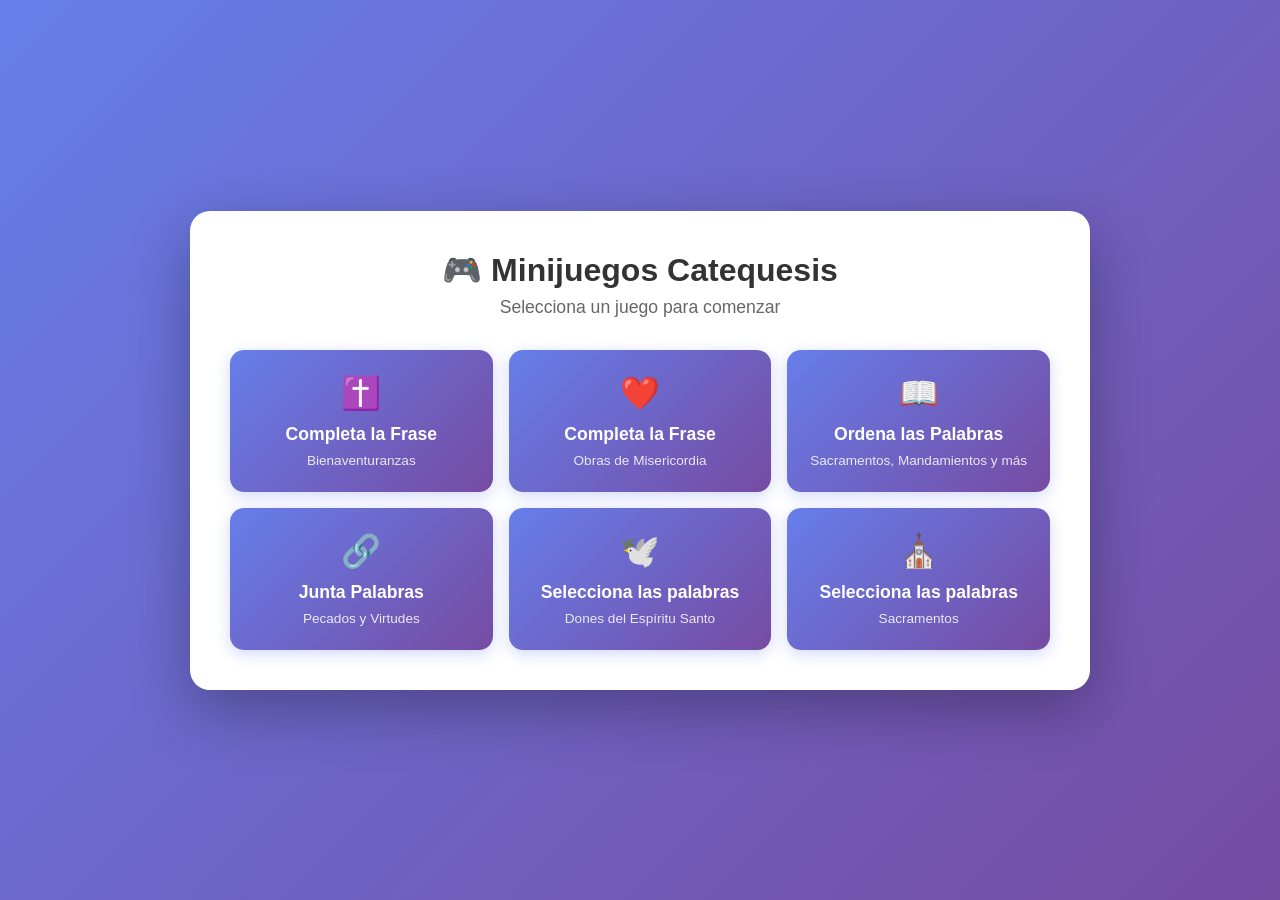
<file: index.html>
<!DOCTYPE html>
<html lang="es">
<head>
  <meta charset="UTF-8">
  <meta name="viewport" content="width=device-width, initial-scale=1.0">
  <title>Minijuegos Catequesis</title>
  <style>
    * {
      margin: 0;
      padding: 0;
      box-sizing: border-box;
    }

    body {
      font-family: 'Segoe UI', Tahoma, Geneva, Verdana, sans-serif;
      background: linear-gradient(135deg, #667eea 0%, #764ba2 100%);
      min-height: 100vh;
      display: flex;
      justify-content: center;
      align-items: center;
      padding: 2rem;
    }

    .container {
      background: white;
      border-radius: 20px;
      padding: 2.5rem;
      box-shadow: 0 20px 60px rgba(0, 0, 0, 0.3);
      max-width: 900px;
      width: 100%;
      text-align: center;
    }

    h1 {
      color: #333;
      font-size: 2rem;
      margin-bottom: 0.5rem;
    }

    .subtitle {
      color: #666;
      margin-bottom: 2rem;
      font-size: 1.1rem;
    }

    .grid {
      display: grid;
      grid-template-columns: repeat(auto-fit, minmax(240px, 1fr));
      gap: 1rem;
    }

    .card {
      background: linear-gradient(135deg, #667eea 0%, #764ba2 100%);
      border-radius: 14px;
      padding: 1.5rem 1rem;
      color: white;
      text-decoration: none;
      transition: transform 0.2s, box-shadow 0.2s;
      box-shadow: 0 4px 15px rgba(102, 126, 234, 0.3);
      display: flex;
      flex-direction: column;
      align-items: center;
      gap: 0.5rem;
    }

    .card:hover {
      transform: translateY(-4px);
      box-shadow: 0 8px 25px rgba(102, 126, 234, 0.5);
    }

    .card:active {
      transform: scale(0.97);
    }

    .card-icon {
      font-size: 2rem;
      margin-bottom: 0.25rem;
    }

    .card-title {
      font-size: 1.1rem;
      font-weight: 700;
    }

    .card-desc {
      font-size: 0.85rem;
      opacity: 0.85;
    }
  </style>
</head>
<body>
  <div class="container">
    <h1>🎮 Minijuegos Catequesis</h1>
    <p class="subtitle">Selecciona un juego para comenzar</p>

    <div class="grid">
      <a href="bienaventuranzas/" class="card">
        <span class="card-icon">✝️</span>
        <span class="card-title">Completa la Frase</span>
        <span class="card-desc">Bienaventuranzas</span>
      </a>

      <a href="obras_misericordia/" class="card">
        <span class="card-icon">❤️</span>
        <span class="card-title">Completa la Frase</span>
        <span class="card-desc">Obras de Misericordia</span>
      </a>

      <a href="drag-n-drop/" class="card">
        <span class="card-icon">📖</span>
        <span class="card-title">Ordena las Palabras</span>
        <span class="card-desc">Sacramentos, Mandamientos y más</span>
      </a>

      <a href="join_words/" class="card">
        <span class="card-icon">🔗</span>
        <span class="card-title">Junta Palabras</span>
        <span class="card-desc">Pecados y Virtudes</span>
      </a>

      <a href="select_words/dones/" class="card">
        <span class="card-icon">🕊️</span>
        <span class="card-title">Selecciona las palabras</span>
        <span class="card-desc">Dones del Espíritu Santo</span>
      </a>

      <a href="select_words/sacramentos/" class="card">
        <span class="card-icon">⛪</span>
        <span class="card-title">Selecciona las palabras</span>
        <span class="card-desc">Sacramentos</span>
      </a>
    </div>
  </div>
</body>
</html>
</file>
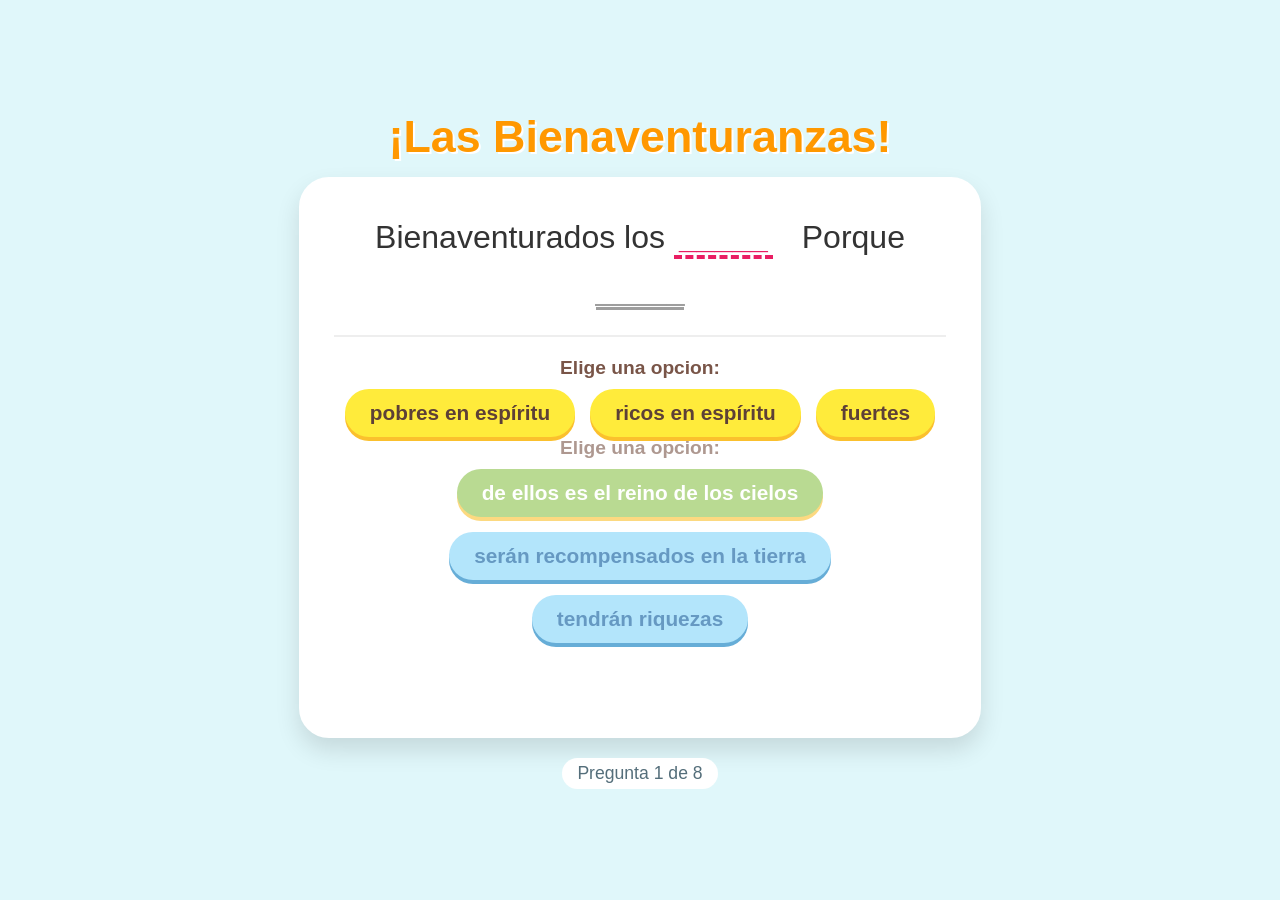
<file: bienaventuranzas/index.html>
<!doctype html>
<html lang="es">
  <head>
    <meta charset="UTF-8" />
    <link rel="icon" type="image/svg+xml" href="/favicon.svg" />
    <meta name="viewport" content="width=device-width, initial-scale=1.0" />
    <title>Completa la Frase</title>
    <script type="module" crossorigin src="./assets/index-cLwsASxh.js"></script>
    <link rel="stylesheet" crossorigin href="./assets/index-BBEKHTqO.css">
  </head>
  <body>
    <div id="root"></div>
  </body>
</html>
</file>
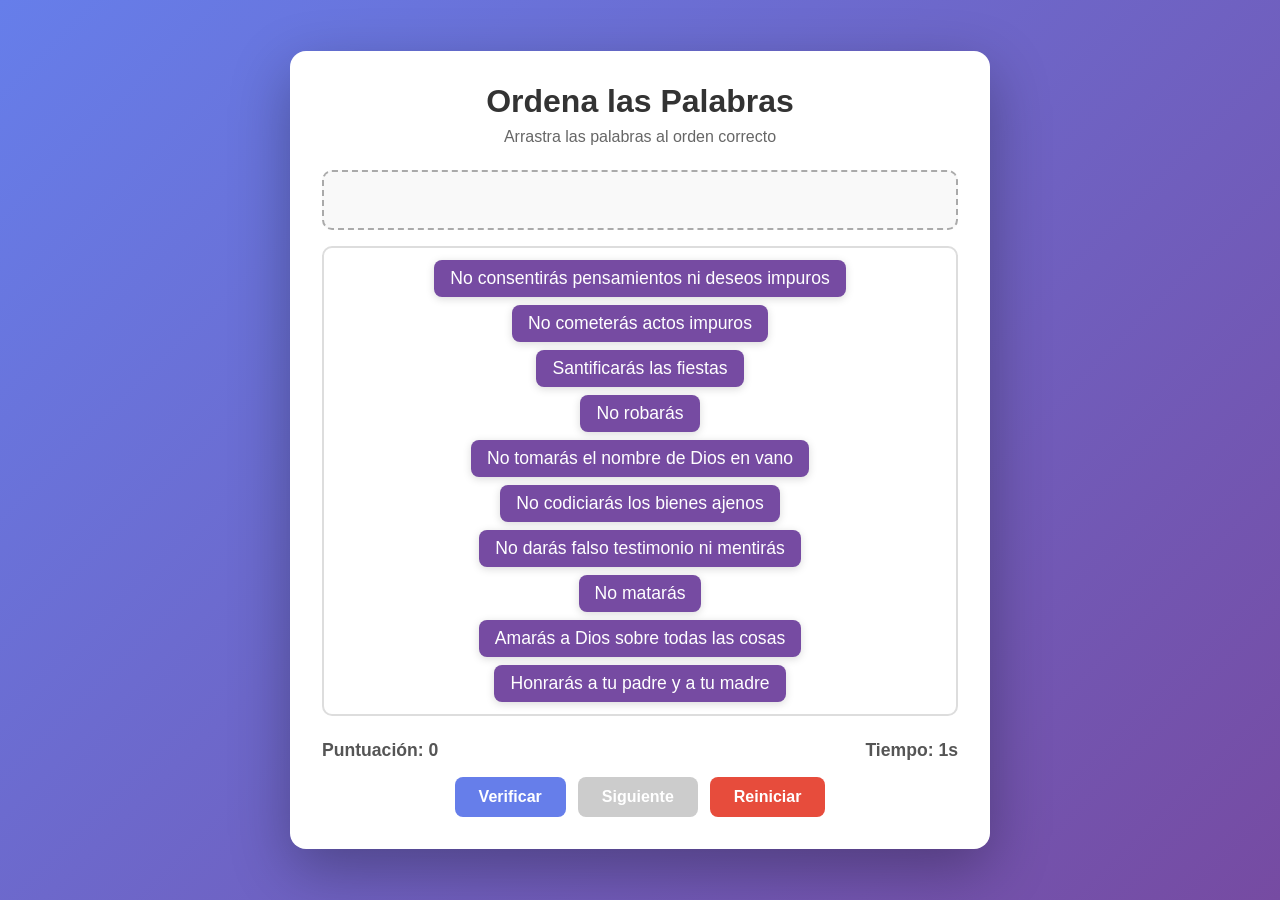
<file: drag-n-drop/index.html>
<!DOCTYPE html>
<html lang="es">
<head>
  <meta charset="UTF-8">
  <meta name="viewport" content="width=device-width, initial-scale=1.0">
  <title>Ordena las Palabras</title>
  <link rel="stylesheet" href="style.css">
</head>
<body>
  <div class="container">
    <h1>Ordena las Palabras</h1>
    <p class="instructions">Arrastra las palabras al orden correcto</p>

    <div class="game-area">
      <div class="drop-zone" id="dropZone"></div>
      <div class="word-pool" id="wordPool"></div>
    </div>

    <div class="controls">
      <span class="score">Puntuación: <span id="score">0</span></span>
      <span class="timer">Tiempo: <span id="timer">0</span>s</span>
    </div>

    <div class="actions">
      <button id="checkBtn">Verificar</button>
      <button id="nextBtn" disabled>Siguiente</button>
      <button id="resetBtn">Reiniciar</button>
    </div>
  </div>

  <div class="overlay hidden" id="overlay">
    <div class="modal">
      <h2 id="modalTitle">Correcto</h2>
      <p id="modalMsg">¡Has ordenado la frase correctamente!</p>
      <button id="modalBtn">Siguiente</button>
    </div>
  </div>

  <script src="script.js"></script>
</body>
</html>
</file>
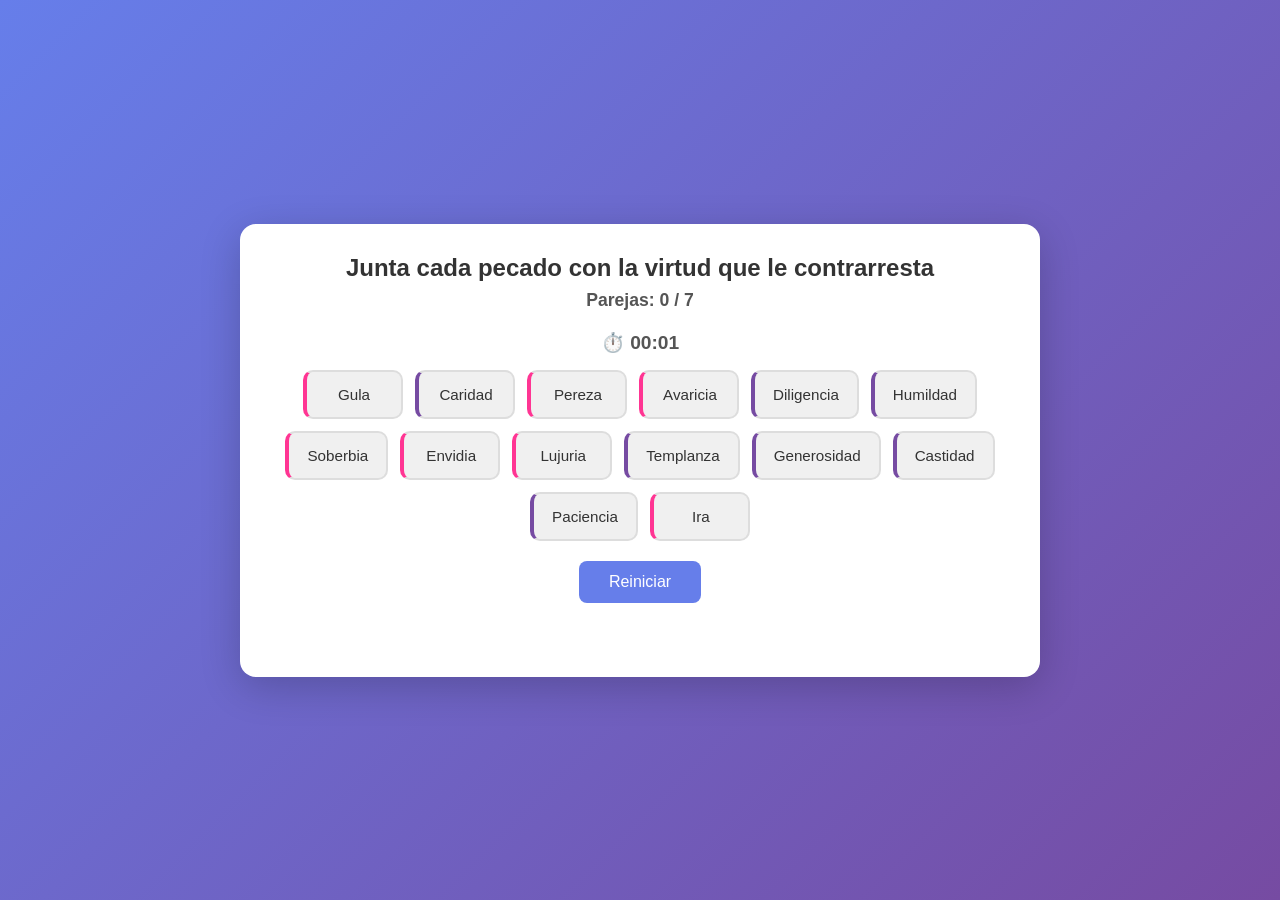
<file: join_words/index.html>
<!DOCTYPE html>
<html lang="es">
<head>
    <meta charset="UTF-8">
    <meta name="viewport" content="width=device-width, initial-scale=1.0">
    <title>Junta Palabras</title>
    <link rel="stylesheet" href="style.css">
</head>
<body>
    <div id="app">
        <h1>Junta cada pecado con la virtud que le contrarresta</h1>
        <div id="score">Parejas: <span id="pairs-count">0</span> / <span id="total-pairs">0</span></div>
        <div id="timer">⏱️ <span id="timer-display">00:00</span></div>
        <div id="game-board"></div>
        <button id="reset-btn">Reiniciar</button>
        <div id="message"></div>
    </div>
    <script src="script.js"></script>
</body>
</html>
</file>
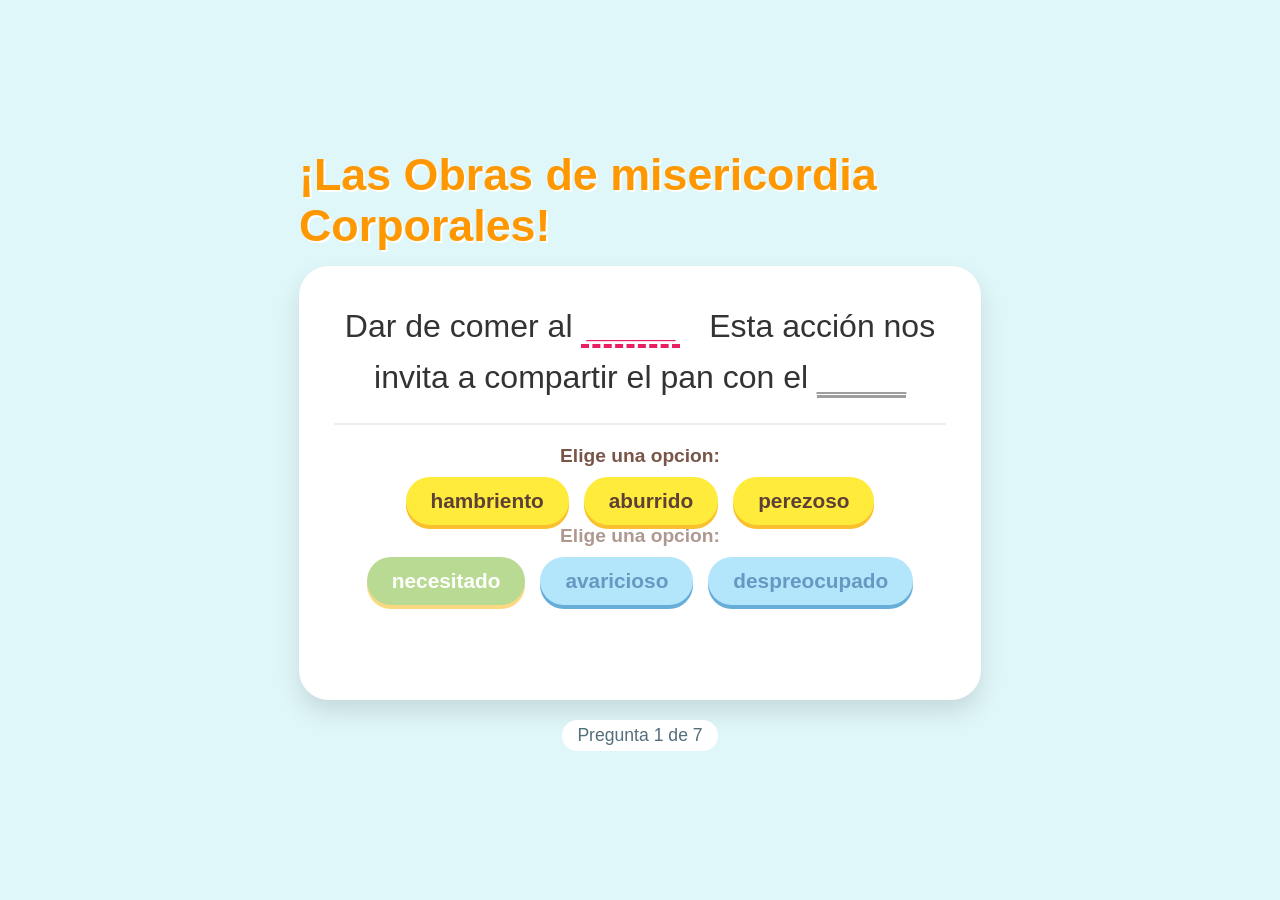
<file: obras_misericordia/index.html>
<!doctype html>
<html lang="es">
  <head>
    <meta charset="UTF-8" />
    <link rel="icon" type="image/svg+xml" href="/favicon.svg" />
    <meta name="viewport" content="width=device-width, initial-scale=1.0" />
    <title>Completa la Frase</title>
    <script type="module" crossorigin src="./assets/index-CyO98Raf.js"></script>
    <link rel="stylesheet" crossorigin href="./assets/index-BBEKHTqO.css">
  </head>
  <body>
    <div id="root"></div>
  </body>
</html>
</file>
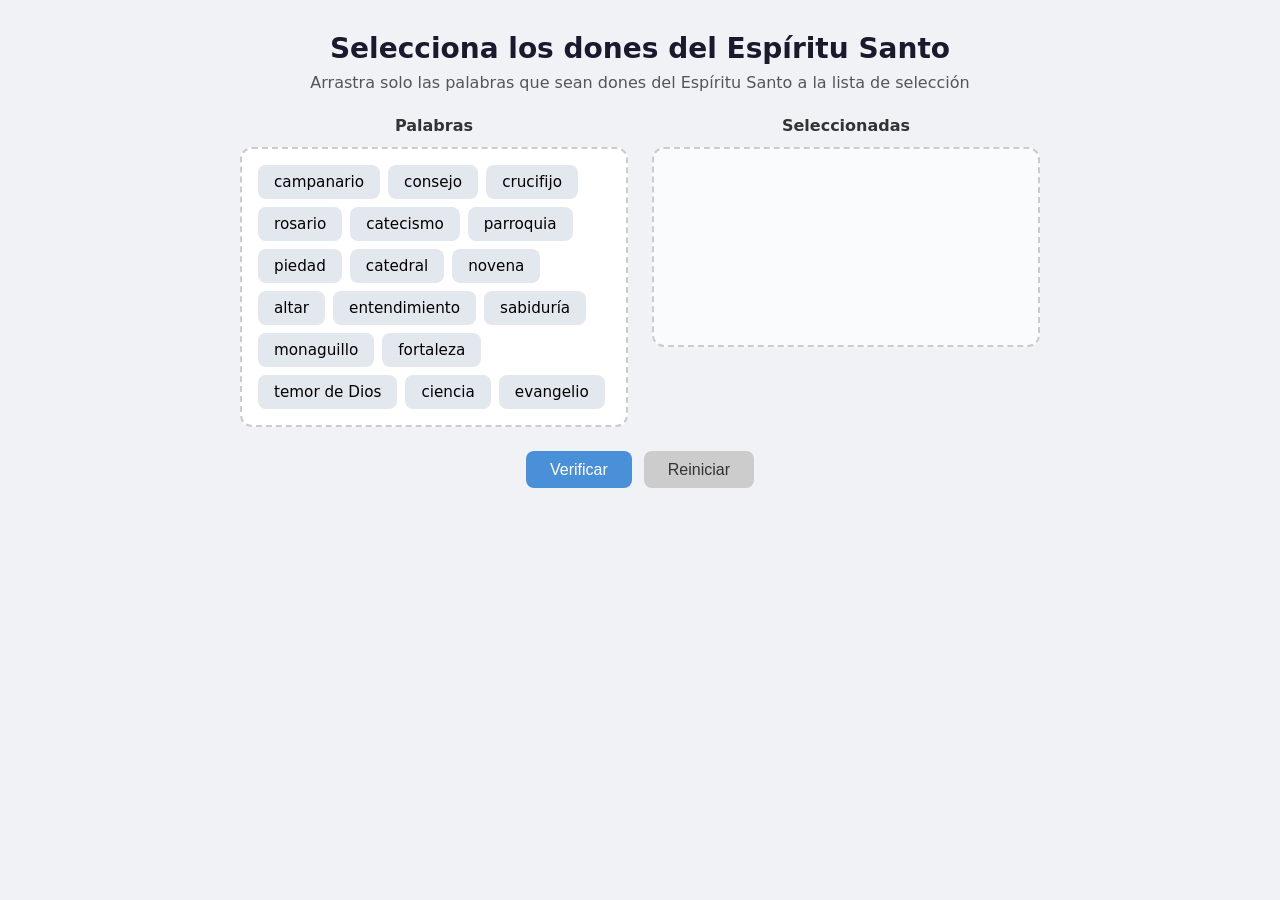
<file: select_words/dones/index.html>
<!DOCTYPE html>
<html lang="es">
<head>
  <meta charset="UTF-8">
  <meta name="viewport" content="width=device-width, initial-scale=1.0">
  <title>Selecciona los dones del Espíritu Santo</title>
  <style>
* {
  box-sizing: border-box;
  margin: 0;
  padding: 0;
}

body {
  font-family: system-ui, -apple-system, sans-serif;
  background: #f0f2f5;
  min-height: 100vh;
  display: flex;
  justify-content: center;
  padding: 2rem;
}

#app {
  max-width: 800px;
  width: 100%;
  text-align: center;
}

h1 {
  font-size: 1.75rem;
  color: #1a1a2e;
  margin-bottom: 0.5rem;
}

#instruction {
  color: #555;
  margin-bottom: 1.5rem;
}

.game-area {
  display: flex;
  gap: 1.5rem;
  margin-bottom: 1.5rem;
}

.column {
  flex: 1;
  min-height: 200px;
}

.column h2 {
  font-size: 1rem;
  color: #333;
  margin-bottom: 0.75rem;
}

.word-container {
  background: white;
  border: 2px dashed #ccc;
  border-radius: 12px;
  padding: 1rem;
  min-height: 200px;
  display: flex;
  flex-wrap: wrap;
  gap: 0.5rem;
  align-content: flex-start;
  transition: background 0.2s, border-color 0.2s;
}

.word-container.drag-over {
  background: #e8f4fd;
  border-color: #4a90d9;
}

.drop-zone {
  background: #fafbfc;
}

.word {
  display: inline-block;
  padding: 0.5rem 1rem;
  background: #e3e8ee;
  border-radius: 8px;
  cursor: grab;
  user-select: none;
  font-size: 0.95rem;
  transition: transform 0.15s, box-shadow 0.15s;
  touch-action: none;
}

.word:hover {
  transform: translateY(-2px);
  box-shadow: 0 2px 8px rgba(0,0,0,0.1);
}

.word:active {
  cursor: grabbing;
}

.word.dragging {
  opacity: 0.4;
}

.word.correct {
  background: #c8f7c5;
  border: 2px solid #4caf50;
}

.word.incorrect {
  background: #ffcdd2;
  border: 2px solid #f44336;
}

.word.placed-correct {
  background: #c8f7c5;
  border: 2px solid #4caf50;
}

.word.placed-incorrect {
  background: #ffcdd2;
  border: 2px solid #f44336;
  text-decoration: line-through;
}

.controls {
  display: flex;
  gap: 0.75rem;
  justify-content: center;
  margin-bottom: 1rem;
}

.btn {
  padding: 0.6rem 1.5rem;
  border: none;
  border-radius: 8px;
  font-size: 1rem;
  cursor: pointer;
  transition: background 0.2s;
}

.btn-primary {
  background: #4a90d9;
  color: white;
}

.btn-primary:hover {
  background: #357abd;
}

.btn-secondary {
  background: #ccc;
  color: #333;
}

.btn-secondary:hover {
  background: #b3b3b3;
}

#feedback {
  font-size: 1.1rem;
  font-weight: 600;
  min-height: 2rem;
  margin-top: 0.5rem;
}

#feedback.success {
  color: #2e7d32;
}

#feedback.error {
  color: #c62828;
}
  </style>
</head>
<body>
  <div id="app">
    <h1 id="title"></h1>
    <p id="instruction"></p>

    <div class="game-area">
      <div class="column source-column">
        <h2>Palabras</h2>
        <div id="source-container" class="word-container"></div>
      </div>

      <div class="column target-column">
        <h2>Seleccionadas</h2>
        <div id="target-container" class="word-container drop-zone"></div>
      </div>
    </div>

    <div class="controls">
      <button id="check-btn" class="btn btn-primary">Verificar</button>
      <button id="reset-btn" class="btn btn-secondary">Reiniciar</button>
    </div>

    <div id="feedback"></div>
  </div>

  <script>
const WORDS_DATA = {
  "title": "Selecciona los dones del Esp\u00edritu Santo",
  "instruction": "Arrastra solo las palabras que sean dones del Esp\u00edritu Santo a la lista de selecci\u00f3n",
  "words": [
    { "text": "sabidur\u00eda", "correct": true },
    { "text": "entendimiento", "correct": true },
    { "text": "consejo", "correct": true },
    { "text": "fortaleza", "correct": true },
    { "text": "ciencia", "correct": true },
    { "text": "piedad", "correct": true },
    { "text": "temor de Dios", "correct": true },
    { "text": "rosario", "correct": false },
    { "text": "altar", "correct": false },
    { "text": "evangelio", "correct": false },
    { "text": "parroquia", "correct": false },
    { "text": "crucifijo", "correct": false },
    { "text": "catecismo", "correct": false },
    { "text": "monaguillo", "correct": false },
    { "text": "campanario", "correct": false },
    { "text": "novena", "correct": false },
    { "text": "catedral", "correct": false }
  ]
};

let wordsData = null;
let dragItem = null;

const sourceContainer = document.getElementById('source-container');
const targetContainer = document.getElementById('target-container');
const titleEl = document.getElementById('title');
const instructionEl = document.getElementById('instruction');
const feedbackEl = document.getElementById('feedback');
const checkBtn = document.getElementById('check-btn');
const resetBtn = document.getElementById('reset-btn');

function loadWords() {
  wordsData = WORDS_DATA;
  titleEl.textContent = wordsData.title;
  instructionEl.textContent = wordsData.instruction;
  render();
}

function shuffle(arr) {
  for (let i = arr.length - 1; i > 0; i--) {
    const j = Math.floor(Math.random() * (i + 1));
    [arr[i], arr[j]] = [arr[j], arr[i]];
  }
  return arr;
}

function render() {
  sourceContainer.innerHTML = '';
  targetContainer.innerHTML = '';
  feedbackEl.textContent = '';
  feedbackEl.className = '';

  const shuffled = shuffle([...wordsData.words]);
  shuffled.forEach(w => {
    const el = createWordElement(w);
    sourceContainer.appendChild(el);
  });
}

function createWordElement(word) {
  const el = document.createElement('span');
  el.className = 'word';
  el.textContent = word.text;
  el.dataset.correct = word.correct;
  el.draggable = true;

  el.addEventListener('dragstart', onDragStart);
  el.addEventListener('dragend', onDragEnd);

  el.addEventListener('touchstart', onTouchStart, { passive: true });
  el.addEventListener('touchmove', onTouchMove, { passive: false });
  el.addEventListener('touchend', onTouchEnd, { passive: true });

  return el;
}

function onDragStart(e) {
  dragItem = e.target;
  e.target.classList.add('dragging');
  e.dataTransfer.effectAllowed = 'move';
  e.dataTransfer.setData('text/plain', '');
}

function onDragEnd(e) {
  e.target.classList.remove('dragging');
  dragItem = null;
}

sourceContainer.addEventListener('dragover', e => e.preventDefault());
targetContainer.addEventListener('dragover', e => {
  e.preventDefault();
  targetContainer.classList.add('drag-over');
});
targetContainer.addEventListener('dragleave', () => {
  targetContainer.classList.remove('drag-over');
});
targetContainer.addEventListener('drop', onDropTarget);

sourceContainer.addEventListener('drop', onDropSource);

function onDropTarget(e) {
  e.preventDefault();
  targetContainer.classList.remove('drag-over');
  if (!dragItem || dragItem.closest('.word-container') === targetContainer) return;
  moveWord(dragItem, targetContainer);
}

function onDropSource(e) {
  e.preventDefault();
  if (!dragItem || dragItem.closest('.word-container') === sourceContainer) return;
  moveWord(dragItem, sourceContainer);
}

function moveWord(el, target) {
  el.classList.remove('correct', 'incorrect', 'placed-correct', 'placed-incorrect');
  target.appendChild(el);
  feedbackEl.textContent = '';
  feedbackEl.className = '';
}

function onTouchStart(e) {
  dragItem = e.target.closest('.word');
  if (!dragItem) return;
  const touch = e.touches[0];
  dragItem._touchOffsetX = touch.clientX - dragItem.getBoundingClientRect().left;
  dragItem._touchOffsetY = touch.clientY - dragItem.getBoundingClientRect().top;
  dragItem.style.position = 'fixed';
  dragItem.style.zIndex = 1000;
  dragItem.style.pointerEvents = 'none';
  dragItem.style.width = dragItem.offsetWidth + 'px';
  updateTouchPosition(touch);
  dragItem.classList.add('dragging');
}

function onTouchMove(e) {
  if (!dragItem) return;
  e.preventDefault();
  const touch = e.touches[0];
  updateTouchPosition(touch);
}

function onTouchEnd(e) {
  if (!dragItem) return;
  dragItem.style.position = '';
  dragItem.style.zIndex = '';
  dragItem.style.pointerEvents = '';
  dragItem.style.width = '';
  dragItem.style.left = '';
  dragItem.style.top = '';
  dragItem.classList.remove('dragging');

  const touch = e.changedTouches[0];
  const dropTarget = document.elementFromPoint(touch.clientX, touch.clientY);

  let container = dropTarget?.closest('.word-container');
  if (!container) {
    const word = dropTarget?.closest('.word');
    if (word) container = word.closest('.word-container');
  }

  if (container) {
    const current = dragItem.closest('.word-container');
    if (current !== container) {
      moveWord(dragItem, container);
    }
  }
  dragItem = null;
}

function updateTouchPosition(touch) {
  dragItem.style.left = (touch.clientX - dragItem._touchOffsetX) + 'px';
  dragItem.style.top = (touch.clientY - dragItem._touchOffsetY) + 'px';
}

checkBtn.addEventListener('click', () => {
  const items = targetContainer.querySelectorAll('.word');
  let allCorrect = true;

  items.forEach(el => {
    const isCorrect = el.dataset.correct === 'true';
    if (isCorrect) {
      el.className = 'word placed-correct';
    } else {
      el.className = 'word placed-incorrect';
      allCorrect = false;
    }
  });

  const sourceItems = sourceContainer.querySelectorAll('.word');
  sourceItems.forEach(el => {
    const isCorrect = el.dataset.correct === 'true';
    el.className = 'word';
    if (isCorrect) {
      el.classList.add('incorrect');
      allCorrect = false;
    }
  });

  if (allCorrect) {
    feedbackEl.textContent = '\u2713 \u00a1Correcto! Has seleccionado todas las palabras correctas.';
    feedbackEl.className = 'success';
  } else {
    feedbackEl.textContent = '\u2717 Hay palabras incorrectas en tu selecci\u00f3n. Intenta de nuevo.';
    feedbackEl.className = 'error';
  }
});

resetBtn.addEventListener('click', render);

loadWords();
  </script>
</body>
</html>
</file>
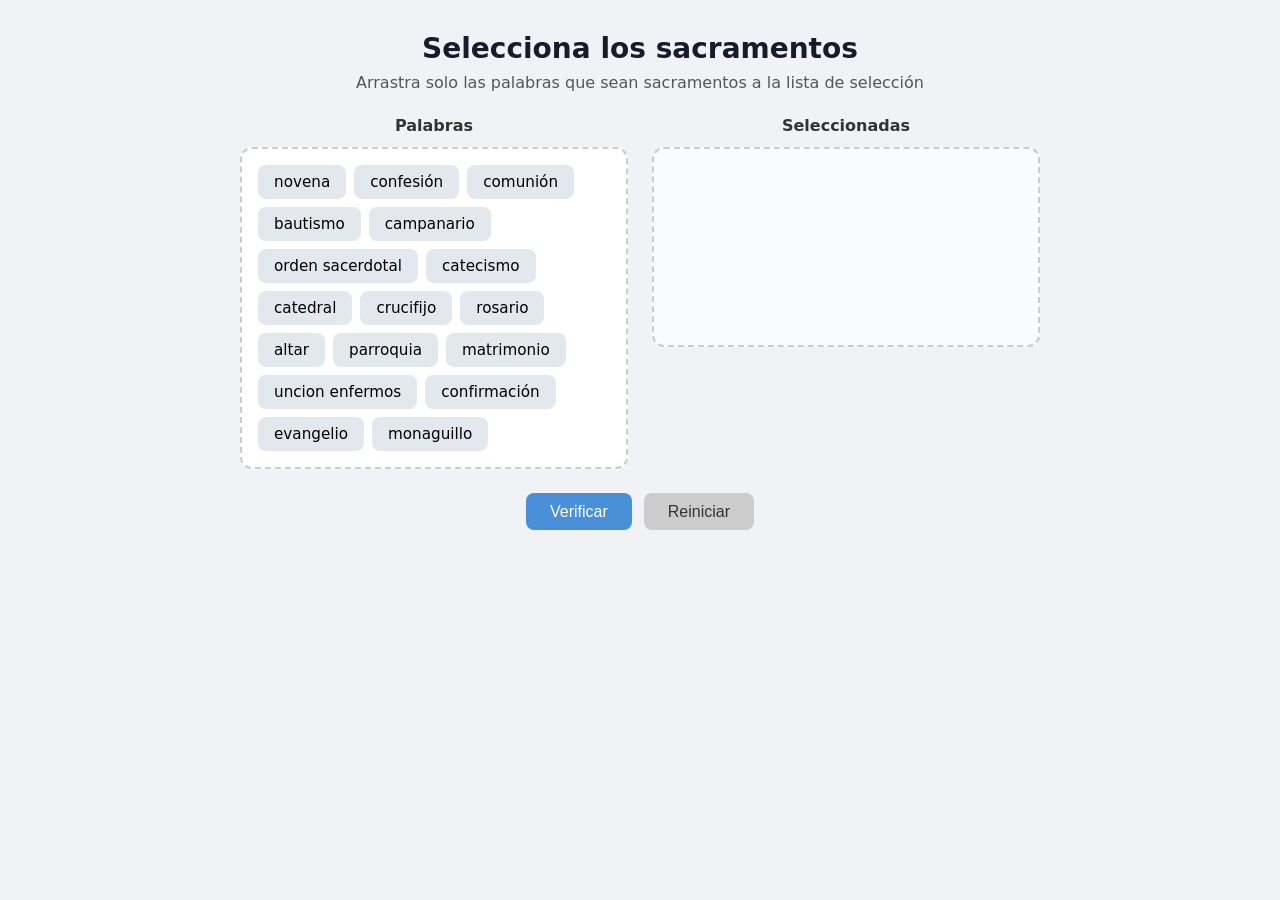
<file: select_words/sacramentos/index.html>
<!DOCTYPE html>
<html lang="es">
<head>
  <meta charset="UTF-8">
  <meta name="viewport" content="width=device-width, initial-scale=1.0">
  <title>Selecciona los sacramentos</title>
  <style>
* {
  box-sizing: border-box;
  margin: 0;
  padding: 0;
}

body {
  font-family: system-ui, -apple-system, sans-serif;
  background: #f0f2f5;
  min-height: 100vh;
  display: flex;
  justify-content: center;
  padding: 2rem;
}

#app {
  max-width: 800px;
  width: 100%;
  text-align: center;
}

h1 {
  font-size: 1.75rem;
  color: #1a1a2e;
  margin-bottom: 0.5rem;
}

#instruction {
  color: #555;
  margin-bottom: 1.5rem;
}

.game-area {
  display: flex;
  gap: 1.5rem;
  margin-bottom: 1.5rem;
}

.column {
  flex: 1;
  min-height: 200px;
}

.column h2 {
  font-size: 1rem;
  color: #333;
  margin-bottom: 0.75rem;
}

.word-container {
  background: white;
  border: 2px dashed #ccc;
  border-radius: 12px;
  padding: 1rem;
  min-height: 200px;
  display: flex;
  flex-wrap: wrap;
  gap: 0.5rem;
  align-content: flex-start;
  transition: background 0.2s, border-color 0.2s;
}

.word-container.drag-over {
  background: #e8f4fd;
  border-color: #4a90d9;
}

.drop-zone {
  background: #fafbfc;
}

.word {
  display: inline-block;
  padding: 0.5rem 1rem;
  background: #e3e8ee;
  border-radius: 8px;
  cursor: grab;
  user-select: none;
  font-size: 0.95rem;
  transition: transform 0.15s, box-shadow 0.15s;
  touch-action: none;
}

.word:hover {
  transform: translateY(-2px);
  box-shadow: 0 2px 8px rgba(0,0,0,0.1);
}

.word:active {
  cursor: grabbing;
}

.word.dragging {
  opacity: 0.4;
}

.word.correct {
  background: #c8f7c5;
  border: 2px solid #4caf50;
}

.word.incorrect {
  background: #ffcdd2;
  border: 2px solid #f44336;
}

.word.placed-correct {
  background: #c8f7c5;
  border: 2px solid #4caf50;
}

.word.placed-incorrect {
  background: #ffcdd2;
  border: 2px solid #f44336;
  text-decoration: line-through;
}

.controls {
  display: flex;
  gap: 0.75rem;
  justify-content: center;
  margin-bottom: 1rem;
}

.btn {
  padding: 0.6rem 1.5rem;
  border: none;
  border-radius: 8px;
  font-size: 1rem;
  cursor: pointer;
  transition: background 0.2s;
}

.btn-primary {
  background: #4a90d9;
  color: white;
}

.btn-primary:hover {
  background: #357abd;
}

.btn-secondary {
  background: #ccc;
  color: #333;
}

.btn-secondary:hover {
  background: #b3b3b3;
}

#feedback {
  font-size: 1.1rem;
  font-weight: 600;
  min-height: 2rem;
  margin-top: 0.5rem;
}

#feedback.success {
  color: #2e7d32;
}

#feedback.error {
  color: #c62828;
}
  </style>
</head>
<body>
  <div id="app">
    <h1 id="title"></h1>
    <p id="instruction"></p>

    <div class="game-area">
      <div class="column source-column">
        <h2>Palabras</h2>
        <div id="source-container" class="word-container"></div>
      </div>

      <div class="column target-column">
        <h2>Seleccionadas</h2>
        <div id="target-container" class="word-container drop-zone"></div>
      </div>
    </div>

    <div class="controls">
      <button id="check-btn" class="btn btn-primary">Verificar</button>
      <button id="reset-btn" class="btn btn-secondary">Reiniciar</button>
    </div>

    <div id="feedback"></div>
  </div>

  <script>
const WORDS_DATA = {
  "title": "Selecciona los sacramentos",
  "instruction": "Arrastra solo las palabras que sean sacramentos a la lista de selecci\u00f3n",
  "words": [
    { "text": "bautismo", "correct": true },
    { "text": "confesi\u00f3n", "correct": true },
    { "text": "comuni\u00f3n", "correct": true },
    { "text": "confirmaci\u00f3n", "correct": true },
    { "text": "uncion enfermos", "correct": true },
    { "text": "orden sacerdotal", "correct": true },
    { "text": "matrimonio", "correct": true },
    { "text": "rosario", "correct": false },
    { "text": "altar", "correct": false },
    { "text": "evangelio", "correct": false },
    { "text": "parroquia", "correct": false },
    { "text": "crucifijo", "correct": false },
    { "text": "catecismo", "correct": false },
    { "text": "monaguillo", "correct": false },
    { "text": "campanario", "correct": false },
    { "text": "novena", "correct": false },
    { "text": "catedral", "correct": false }
  ]
};

let wordsData = null;
let dragItem = null;

const sourceContainer = document.getElementById('source-container');
const targetContainer = document.getElementById('target-container');
const titleEl = document.getElementById('title');
const instructionEl = document.getElementById('instruction');
const feedbackEl = document.getElementById('feedback');
const checkBtn = document.getElementById('check-btn');
const resetBtn = document.getElementById('reset-btn');

function loadWords() {
  wordsData = WORDS_DATA;
  titleEl.textContent = wordsData.title;
  instructionEl.textContent = wordsData.instruction;
  render();
}

function shuffle(arr) {
  for (let i = arr.length - 1; i > 0; i--) {
    const j = Math.floor(Math.random() * (i + 1));
    [arr[i], arr[j]] = [arr[j], arr[i]];
  }
  return arr;
}

function render() {
  sourceContainer.innerHTML = '';
  targetContainer.innerHTML = '';
  feedbackEl.textContent = '';
  feedbackEl.className = '';

  const shuffled = shuffle([...wordsData.words]);
  shuffled.forEach(w => {
    const el = createWordElement(w);
    sourceContainer.appendChild(el);
  });
}

function createWordElement(word) {
  const el = document.createElement('span');
  el.className = 'word';
  el.textContent = word.text;
  el.dataset.correct = word.correct;
  el.draggable = true;

  el.addEventListener('dragstart', onDragStart);
  el.addEventListener('dragend', onDragEnd);

  el.addEventListener('touchstart', onTouchStart, { passive: true });
  el.addEventListener('touchmove', onTouchMove, { passive: false });
  el.addEventListener('touchend', onTouchEnd, { passive: true });

  return el;
}

function onDragStart(e) {
  dragItem = e.target;
  e.target.classList.add('dragging');
  e.dataTransfer.effectAllowed = 'move';
  e.dataTransfer.setData('text/plain', '');
}

function onDragEnd(e) {
  e.target.classList.remove('dragging');
  dragItem = null;
}

sourceContainer.addEventListener('dragover', e => e.preventDefault());
targetContainer.addEventListener('dragover', e => {
  e.preventDefault();
  targetContainer.classList.add('drag-over');
});
targetContainer.addEventListener('dragleave', () => {
  targetContainer.classList.remove('drag-over');
});
targetContainer.addEventListener('drop', onDropTarget);

sourceContainer.addEventListener('drop', onDropSource);

function onDropTarget(e) {
  e.preventDefault();
  targetContainer.classList.remove('drag-over');
  if (!dragItem || dragItem.closest('.word-container') === targetContainer) return;
  moveWord(dragItem, targetContainer);
}

function onDropSource(e) {
  e.preventDefault();
  if (!dragItem || dragItem.closest('.word-container') === sourceContainer) return;
  moveWord(dragItem, sourceContainer);
}

function moveWord(el, target) {
  el.classList.remove('correct', 'incorrect', 'placed-correct', 'placed-incorrect');
  target.appendChild(el);
  feedbackEl.textContent = '';
  feedbackEl.className = '';
}

function onTouchStart(e) {
  dragItem = e.target.closest('.word');
  if (!dragItem) return;
  const touch = e.touches[0];
  dragItem._touchOffsetX = touch.clientX - dragItem.getBoundingClientRect().left;
  dragItem._touchOffsetY = touch.clientY - dragItem.getBoundingClientRect().top;
  dragItem.style.position = 'fixed';
  dragItem.style.zIndex = 1000;
  dragItem.style.pointerEvents = 'none';
  dragItem.style.width = dragItem.offsetWidth + 'px';
  updateTouchPosition(touch);
  dragItem.classList.add('dragging');
}

function onTouchMove(e) {
  if (!dragItem) return;
  e.preventDefault();
  const touch = e.touches[0];
  updateTouchPosition(touch);
}

function onTouchEnd(e) {
  if (!dragItem) return;
  dragItem.style.position = '';
  dragItem.style.zIndex = '';
  dragItem.style.pointerEvents = '';
  dragItem.style.width = '';
  dragItem.style.left = '';
  dragItem.style.top = '';
  dragItem.classList.remove('dragging');

  const touch = e.changedTouches[0];
  const dropTarget = document.elementFromPoint(touch.clientX, touch.clientY);

  let container = dropTarget?.closest('.word-container');
  if (!container) {
    const word = dropTarget?.closest('.word');
    if (word) container = word.closest('.word-container');
  }

  if (container) {
    const current = dragItem.closest('.word-container');
    if (current !== container) {
      moveWord(dragItem, container);
    }
  }
  dragItem = null;
}

function updateTouchPosition(touch) {
  dragItem.style.left = (touch.clientX - dragItem._touchOffsetX) + 'px';
  dragItem.style.top = (touch.clientY - dragItem._touchOffsetY) + 'px';
}

checkBtn.addEventListener('click', () => {
  const items = targetContainer.querySelectorAll('.word');
  let allCorrect = true;

  items.forEach(el => {
    const isCorrect = el.dataset.correct === 'true';
    if (isCorrect) {
      el.className = 'word placed-correct';
    } else {
      el.className = 'word placed-incorrect';
      allCorrect = false;
    }
  });

  const sourceItems = sourceContainer.querySelectorAll('.word');
  sourceItems.forEach(el => {
    const isCorrect = el.dataset.correct === 'true';
    el.className = 'word';
    if (isCorrect) {
      el.classList.add('incorrect');
      allCorrect = false;
    }
  });

  if (allCorrect) {
    feedbackEl.textContent = '\u2713 \u00a1Correcto! Has seleccionado todas las palabras correctas.';
    feedbackEl.className = 'success';
  } else {
    feedbackEl.textContent = '\u2717 Hay palabras incorrectas en tu selecci\u00f3n. Intenta de nuevo.';
    feedbackEl.className = 'error';
  }
});

resetBtn.addEventListener('click', render);

loadWords();
  </script>
</body>
</html>
</file>
<file: bienaventuranzas/assets/index-BBEKHTqO.css>
*{box-sizing:border-box;margin:0;padding:0}body{overflow-x:hidden}._frase_1occx_1{color:#333;margin:0 0 20px;font-size:2rem;line-height:1.6}._huecoActivo_1occx_8{color:#e91e63;border-bottom:4px dashed #e91e63;padding:0 5px;font-weight:700}._huecoInactivo_1occx_15{color:#9e9e9e;border-bottom:3px solid #9e9e9e}._palabraCorrecta_1occx_20{color:#4caf50;font-weight:700}._separador_1occx_25{margin:0 10px}._botonOpcion_1mykl_1{border:none;border-radius:50px;outline:none;padding:12px 25px;font-size:1.3rem;font-weight:700;transition:transform .1s,box-shadow .1s;box-shadow:0 4px #fbc02d}._botonOpcion_1mykl_1:disabled{cursor:default}._botonOpcion_1mykl_1:not(:disabled){cursor:pointer}._seccionOpciones_ik46n_1{transition:opacity .3s}._subtituloOpciones_ik46n_5{color:#795548;margin:0 0 10px;font-size:1.2rem}._contenedorBotones_ik46n_11{flex-wrap:wrap;justify-content:center;gap:15px;display:flex}._feedback_iad1p_1{height:35px;margin-top:25px;font-size:1.6rem;font-weight:700}._correcto_iad1p_8{color:#4caf50}._error_iad1p_12{color:#f44336}._card_15vmi_1{text-align:center;background-color:#fff;border-radius:30px;padding:50px;box-shadow:0 15px 30px #00000026}._titulo_15vmi_9{color:#4caf50;margin:0 0 10px;font-size:4rem}._subtitulo_15vmi_15{color:#555;margin-bottom:30px;font-size:1.8rem}._botonReiniciar_15vmi_21{color:#fff;cursor:pointer;background-color:#ff9800;border:none;border-radius:15px;padding:15px 40px;font-size:1.6rem;font-weight:700;box-shadow:0 5px #f57c00}._container_nc9qc_1{box-sizing:border-box;background-color:#e0f7fa;justify-content:center;align-items:center;min-height:100vh;padding:0 20px;font-family:Comic Sans MS,Chalkboard SE,sans-serif;display:flex}._areaJuegoCentral_nc9qc_12{flex-direction:column;align-items:center;width:55%;display:flex}._tituloPrincipal_nc9qc_19{color:#ff9800;text-shadow:2px 2px #fff;margin-top:0;margin-bottom:15px;font-size:2.8rem}._cardJuego_nc9qc_27{text-align:center;box-sizing:border-box;background-color:#fff;border:5px solid #fff;border-radius:30px;width:100%;padding:30px;box-shadow:0 12px 24px #0000001f}._separador_nc9qc_38{border:0;border-top:2px solid #eee;margin:20px 0}._progreso_nc9qc_44{color:#546e7a;background-color:#fff;border-radius:20px;margin-top:20px;padding:5px 15px;font-size:1.1rem}._botonSiguiente_nc9qc_53{color:#fff;cursor:pointer;background-color:#4caf50;border:none;border-radius:50px;margin-top:20px;padding:12px 30px;font-size:1.3rem;font-weight:700;transition:transform .1s;box-shadow:0 4px #388e3c}._botonSiguiente_nc9qc_53:hover{transform:scale(1.05)}._botonSiguiente_nc9qc_53:active{transform:scale(.98)}
</file>
<file: drag-n-drop/style.css>
* {
  margin: 0;
  padding: 0;
  box-sizing: border-box;
}

body {
  font-family: 'Segoe UI', Tahoma, Geneva, Verdana, sans-serif;
  background: linear-gradient(135deg, #667eea 0%, #764ba2 100%);
  min-height: 100vh;
  display: flex;
  justify-content: center;
  align-items: center;
}

.container {
  background: white;
  border-radius: 16px;
  padding: 2rem;
  box-shadow: 0 20px 60px rgba(0, 0, 0, 0.3);
  max-width: 700px;
  width: 90%;
  text-align: center;
}

h1 {
  color: #333;
  margin-bottom: 0.5rem;
}

.instructions {
  color: #666;
  margin-bottom: 1.5rem;
}

.game-area {
  margin-bottom: 1.5rem;
}

.drop-zone {
  min-height: 60px;
  border: 2px dashed #aaa;
  border-radius: 10px;
  padding: 0.75rem;
  display: flex;
  flex-direction: column;
  gap: 0.5rem;
  align-items: center;
  justify-content: center;
  background: #f9f9f9;
  transition: background 0.2s, border-color 0.2s;
  margin-bottom: 1rem;
}

.drop-zone.drag-over {
  background: #e8f0fe;
  border-color: #667eea;
}

.drop-zone .word {
  background: #667eea;
  color: white;
}

.word-pool {
  min-height: 60px;
  border: 2px solid #ddd;
  border-radius: 10px;
  padding: 0.75rem;
  display: flex;
  flex-direction: column;
  gap: 0.5rem;
  align-items: center;
  justify-content: center;
  background: #fff;
}

.word {
  display: inline-block;
  padding: 0.5rem 1rem;
  border-radius: 8px;
  font-size: 1.1rem;
  cursor: grab;
  user-select: none;
  transition: transform 0.15s, box-shadow 0.15s;
  background: #764ba2;
  color: white;
  font-weight: 500;
  box-shadow: 0 2px 8px rgba(0, 0, 0, 0.15);
}

.word:active {
  cursor: grabbing;
}

.word.dragging {
  opacity: 0.4;
  transform: scale(0.95);
}

.word.correct {
  background: #27ae60;
}

.word.incorrect {
  background: #e74c3c;
  animation: shake 0.3s ease-in-out;
}

.word:hover {
  transform: translateY(-2px);
  box-shadow: 0 4px 12px rgba(0, 0, 0, 0.2);
}

.drop-zone.empty {
  color: #aaa;
  font-style: italic;
}

.drop-zone.empty::after {
  content: "Suelta las palabras aquí";
}

@keyframes shake {
  0%, 100% { transform: translateX(0); }
  25% { transform: translateX(-5px); }
  75% { transform: translateX(5px); }
}

.controls {
  display: flex;
  justify-content: space-between;
  margin-bottom: 1rem;
  font-size: 1.1rem;
  color: #555;
}

.controls span {
  font-weight: 600;
}

.actions {
  display: flex;
  gap: 0.75rem;
  justify-content: center;
}

button {
  padding: 0.7rem 1.5rem;
  border: none;
  border-radius: 8px;
  font-size: 1rem;
  font-weight: 600;
  cursor: pointer;
  transition: background 0.2s, transform 0.1s;
}

button:active {
  transform: scale(0.97);
}

#checkBtn {
  background: #667eea;
  color: white;
}

#checkBtn:hover {
  background: #5a6fd6;
}

#nextBtn {
  background: #27ae60;
  color: white;
}

#nextBtn:hover {
  background: #219a52;
}

#nextBtn:disabled {
  background: #ccc;
  cursor: not-allowed;
}

#resetBtn {
  background: #e74c3c;
  color: white;
}

#resetBtn:hover {
  background: #c0392b;
}

.overlay {
  position: fixed;
  top: 0;
  left: 0;
  width: 100%;
  height: 100%;
  background: rgba(0, 0, 0, 0.5);
  display: flex;
  justify-content: center;
  align-items: center;
  z-index: 100;
}

.overlay.hidden {
  display: none;
}

.modal {
  background: white;
  padding: 2rem;
  border-radius: 16px;
  text-align: center;
  box-shadow: 0 20px 60px rgba(0, 0, 0, 0.3);
  max-width: 400px;
  width: 90%;
}

.modal h2 {
  margin-bottom: 0.75rem;
  color: #333;
}

.modal p {
  margin-bottom: 1.5rem;
  color: #666;
  font-size: 1.1rem;
}

.modal button {
  background: #667eea;
  color: white;
}

.modal button:hover {
  background: #5a6fd6;
}
</file>
<file: join_words/style.css>
* {
    margin: 0;
    padding: 0;
    box-sizing: border-box;
}

body {
    font-family: 'Segoe UI', Tahoma, Geneva, Verdana, sans-serif;
    background: linear-gradient(135deg, #667eea 0%, #764ba2 100%);
    min-height: 100vh;
    display: flex;
    justify-content: center;
    align-items: center;
    padding: 20px;
}

#app {
    background: white;
    border-radius: 16px;
    padding: 30px;
    max-width: 800px;
    width: 100%;
    box-shadow: 0 10px 40px rgba(0, 0, 0, 0.2);
    text-align: center;
}

h1 {
    color: #333;
    margin-bottom: 8px;
    font-size: 1.5rem;
}

.instructions {
    color: #666;
    margin-bottom: 20px;
    font-size: 0.9rem;
}

#score {
    font-size: 1.1rem;
    font-weight: bold;
    color: #555;
    margin-bottom: 20px;
}

#game-board {
    display: flex;
    flex-wrap: wrap;
    gap: 12px;
    justify-content: center;
    margin-bottom: 20px;
}

.card {
    background: #f0f0f0;
    border: 2px solid #ddd;
    border-radius: 10px;
    padding: 14px 18px;
    font-size: 0.95rem;
    cursor: pointer;
    transition: all 0.2s ease;
    user-select: none;
    min-width: 100px;
    max-width: 200px;
    text-align: center;
    color: #333;
}

.card:hover:not(.matched):not(.disabled) {
    background: #e3e3e3;
    transform: translateY(-2px);
}

.card.selected {
    background: #ffd700;
    border-color: #e6b800;
    transform: scale(1.05);
    box-shadow: 0 4px 12px rgba(255, 215, 0, 0.4);
}

.card.matched {
    background: #4caf50;
    border-color: #388e3c;
    color: white;
    cursor: default;
    opacity: 0.85;
}

.card.wrong {
    background: #f44336;
    border-color: #d32f2f;
    color: white;
    animation: shake 0.4s ease;
}

.card.word {
    border-left: 4px solid #ff3593;
}

.card.meaning {
    border-left: 4px solid #764ba2;
}

@keyframes shake {
    0%, 100% { transform: translateX(0); }
    25% { transform: translateX(-6px); }
    75% { transform: translateX(6px); }
}

#reset-btn {
    background: #667eea;
    color: white;
    border: none;
    padding: 12px 30px;
    border-radius: 8px;
    font-size: 1rem;
    cursor: pointer;
    transition: background 0.2s;
}

#reset-btn:hover {
    background: #5a6fd6;
}

#timer {
    font-size: 1.2rem;
    font-weight: bold;
    color: #555;
    margin-bottom: 16px;
}

#message {
    margin-top: 16px;
    font-size: 1.1rem;
    font-weight: bold;
    min-height: 28px;
    color: #4caf50;
}
</file>
<file: obras_misericordia/assets/index-BBEKHTqO.css>
*{box-sizing:border-box;margin:0;padding:0}body{overflow-x:hidden}._frase_1occx_1{color:#333;margin:0 0 20px;font-size:2rem;line-height:1.6}._huecoActivo_1occx_8{color:#e91e63;border-bottom:4px dashed #e91e63;padding:0 5px;font-weight:700}._huecoInactivo_1occx_15{color:#9e9e9e;border-bottom:3px solid #9e9e9e}._palabraCorrecta_1occx_20{color:#4caf50;font-weight:700}._separador_1occx_25{margin:0 10px}._botonOpcion_1mykl_1{border:none;border-radius:50px;outline:none;padding:12px 25px;font-size:1.3rem;font-weight:700;transition:transform .1s,box-shadow .1s;box-shadow:0 4px #fbc02d}._botonOpcion_1mykl_1:disabled{cursor:default}._botonOpcion_1mykl_1:not(:disabled){cursor:pointer}._seccionOpciones_ik46n_1{transition:opacity .3s}._subtituloOpciones_ik46n_5{color:#795548;margin:0 0 10px;font-size:1.2rem}._contenedorBotones_ik46n_11{flex-wrap:wrap;justify-content:center;gap:15px;display:flex}._feedback_iad1p_1{height:35px;margin-top:25px;font-size:1.6rem;font-weight:700}._correcto_iad1p_8{color:#4caf50}._error_iad1p_12{color:#f44336}._card_15vmi_1{text-align:center;background-color:#fff;border-radius:30px;padding:50px;box-shadow:0 15px 30px #00000026}._titulo_15vmi_9{color:#4caf50;margin:0 0 10px;font-size:4rem}._subtitulo_15vmi_15{color:#555;margin-bottom:30px;font-size:1.8rem}._botonReiniciar_15vmi_21{color:#fff;cursor:pointer;background-color:#ff9800;border:none;border-radius:15px;padding:15px 40px;font-size:1.6rem;font-weight:700;box-shadow:0 5px #f57c00}._container_nc9qc_1{box-sizing:border-box;background-color:#e0f7fa;justify-content:center;align-items:center;min-height:100vh;padding:0 20px;font-family:Comic Sans MS,Chalkboard SE,sans-serif;display:flex}._areaJuegoCentral_nc9qc_12{flex-direction:column;align-items:center;width:55%;display:flex}._tituloPrincipal_nc9qc_19{color:#ff9800;text-shadow:2px 2px #fff;margin-top:0;margin-bottom:15px;font-size:2.8rem}._cardJuego_nc9qc_27{text-align:center;box-sizing:border-box;background-color:#fff;border:5px solid #fff;border-radius:30px;width:100%;padding:30px;box-shadow:0 12px 24px #0000001f}._separador_nc9qc_38{border:0;border-top:2px solid #eee;margin:20px 0}._progreso_nc9qc_44{color:#546e7a;background-color:#fff;border-radius:20px;margin-top:20px;padding:5px 15px;font-size:1.1rem}._botonSiguiente_nc9qc_53{color:#fff;cursor:pointer;background-color:#4caf50;border:none;border-radius:50px;margin-top:20px;padding:12px 30px;font-size:1.3rem;font-weight:700;transition:transform .1s;box-shadow:0 4px #388e3c}._botonSiguiente_nc9qc_53:hover{transform:scale(1.05)}._botonSiguiente_nc9qc_53:active{transform:scale(.98)}
</file>
